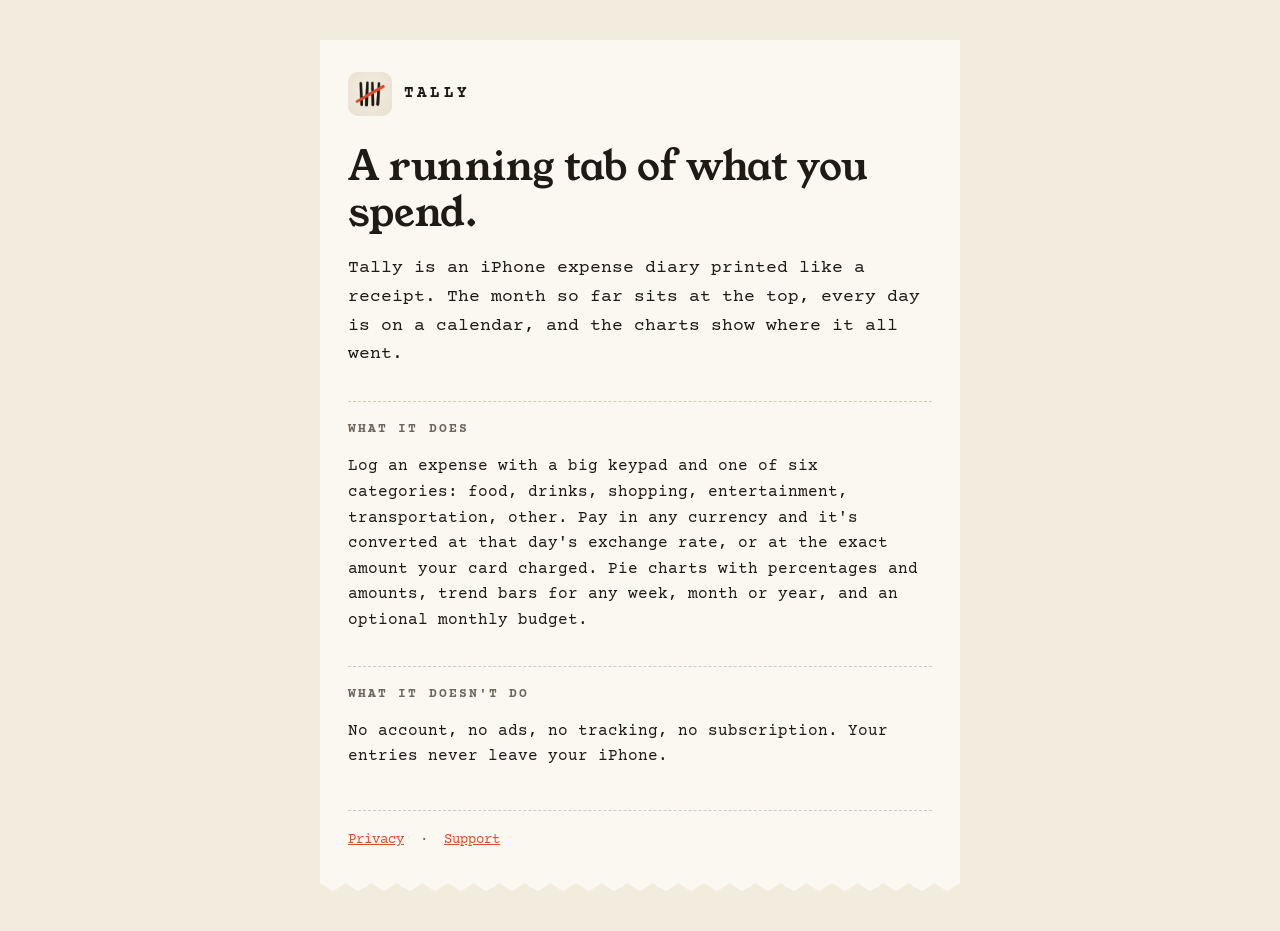
<file: index.html>
<!doctype html>
<html lang="en">
<head>
<meta charset="utf-8">
<meta name="viewport" content="width=device-width, initial-scale=1">
<title>Tally: Daily Spending</title>
<meta name="description" content="A running tab of what you spend, day by day, in any currency. No account, no ads.">
<link rel="icon" href="assets/icon.png">
<link rel="stylesheet" href="assets/site.css">
</head>
<body>
<main>
  <header><img src="assets/icon.png" alt=""><a href="./">Tally</a></header>
  <h1>A running tab of what you spend.</h1>
  <p class="lede">Tally is an iPhone expense diary printed like a receipt. The month so far sits at the top, every day is on a calendar, and the charts show where it all went.</p>
  <h2>What it does</h2>
  <p>Log an expense with a big keypad and one of six categories: food, drinks, shopping, entertainment, transportation, other. Pay in any currency and it's converted at that day's exchange rate, or at the exact amount your card charged. Pie charts with percentages and amounts, trend bars for any week, month or year, and an optional monthly budget.</p>
  <h2>What it doesn't do</h2>
  <p>No account, no ads, no tracking, no subscription. Your entries never leave your iPhone.</p>
  <footer><a href="privacy/">Privacy</a> &nbsp;·&nbsp; <a href="support/">Support</a></footer>
</main>
</body>
</html>
</file>
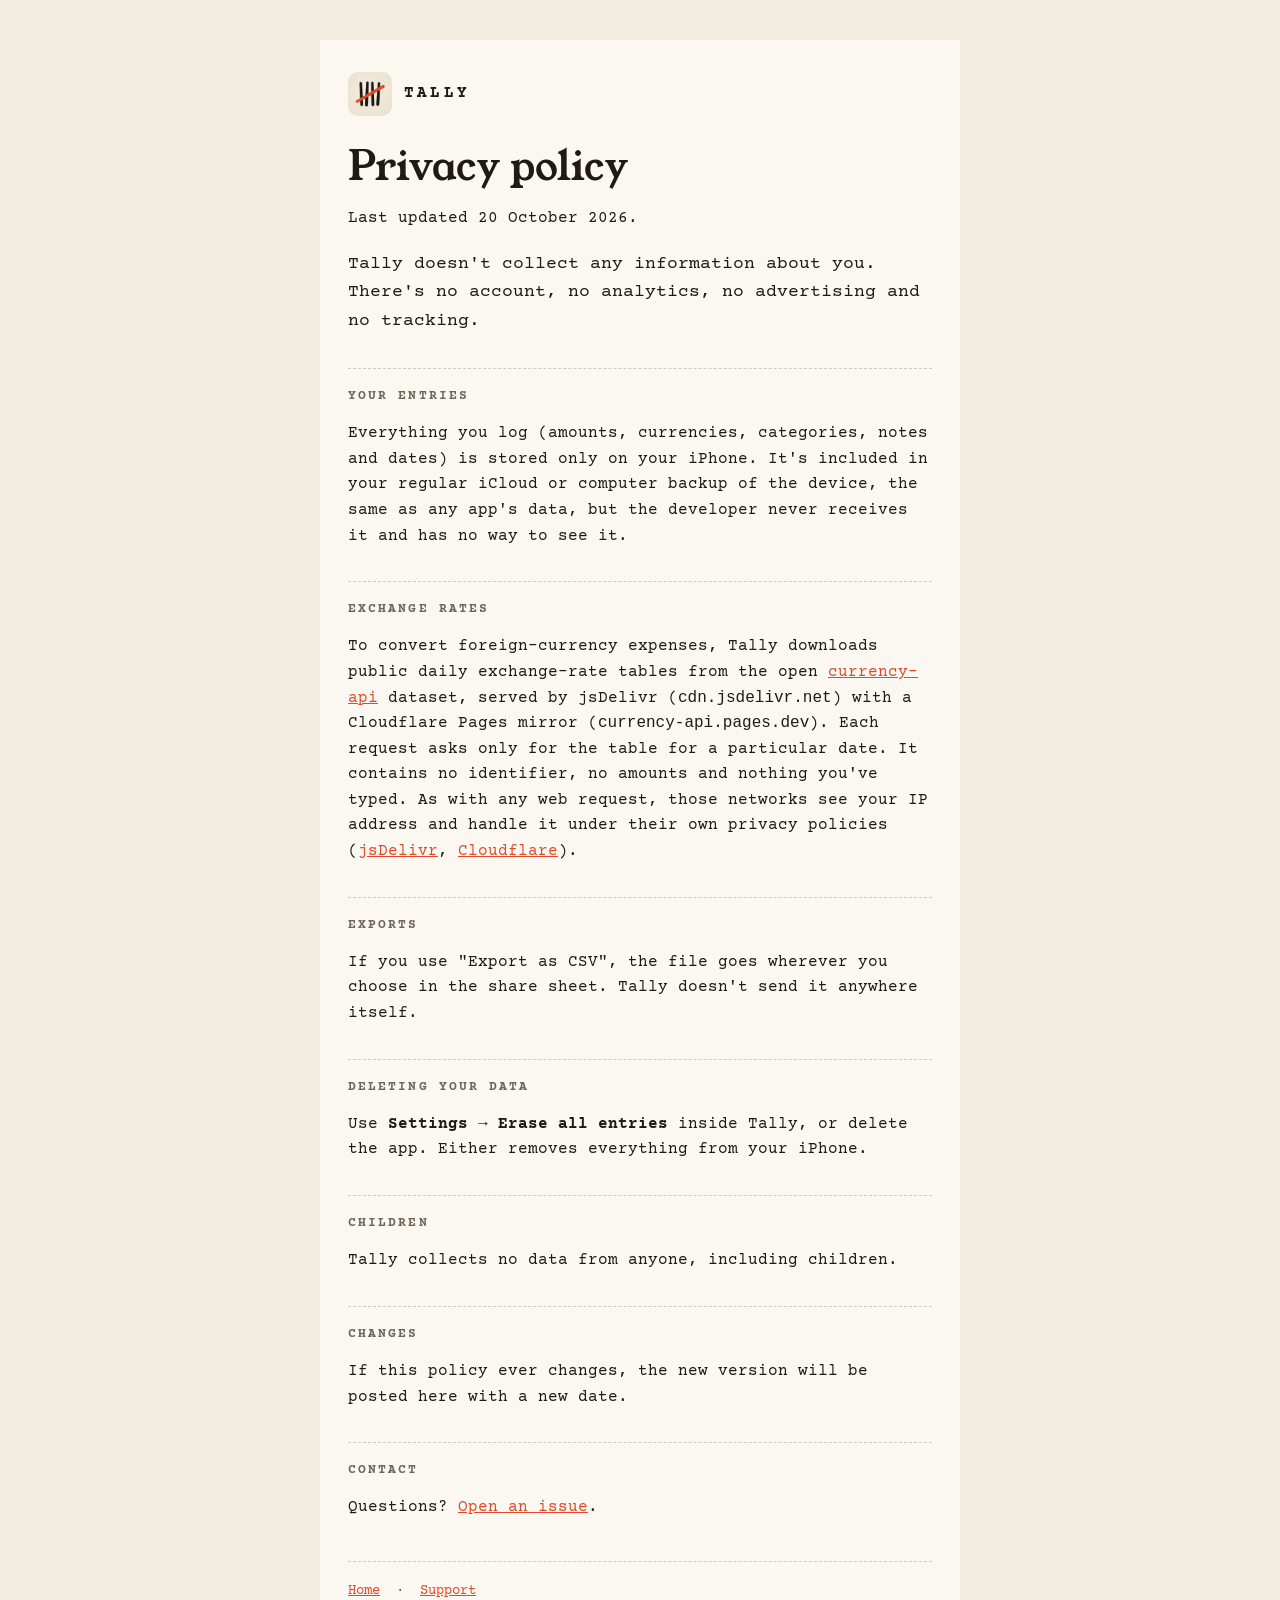
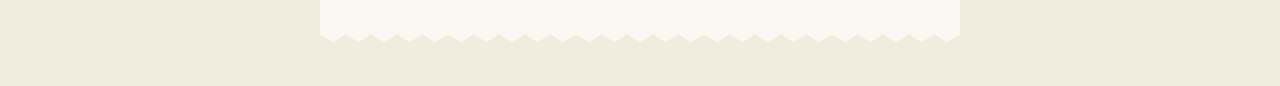
<file: privacy/index.html>
<!doctype html>
<html lang="en">
<head>
<meta charset="utf-8">
<meta name="viewport" content="width=device-width, initial-scale=1">
<title>Privacy · Tally</title>
<link rel="icon" href="../assets/icon.png">
<link rel="stylesheet" href="../assets/site.css">
</head>
<body>
<main>
  <header><img src="../assets/icon.png" alt=""><a href="../">Tally</a></header>
  <h1>Privacy policy</h1>
  <p>Last updated 20 October 2026.</p>
  <p class="lede">Tally doesn't collect any information about you. There's no account, no analytics, no advertising and no tracking.</p>

  <h2>Your entries</h2>
  <p>Everything you log (amounts, currencies, categories, notes and dates) is stored only on your iPhone. It's included in your regular iCloud or computer backup of the device, the same as any app's data, but the developer never receives it and has no way to see it.</p>

  <h2>Exchange rates</h2>
  <p>To convert foreign-currency expenses, Tally downloads public daily exchange-rate tables from the open <a href="https://github.com/fawazahmed0/exchange-api">currency-api</a> dataset, served by jsDelivr (<code>cdn.jsdelivr.net</code>) with a Cloudflare Pages mirror (<code>currency-api.pages.dev</code>). Each request asks only for the table for a particular date. It contains no identifier, no amounts and nothing you've typed. As with any web request, those networks see your IP address and handle it under their own privacy policies (<a href="https://www.jsdelivr.com/terms/privacy-policy-jsdelivr-net">jsDelivr</a>, <a href="https://www.cloudflare.com/privacypolicy/">Cloudflare</a>).</p>

  <h2>Exports</h2>
  <p>If you use "Export as CSV", the file goes wherever you choose in the share sheet. Tally doesn't send it anywhere itself.</p>

  <h2>Deleting your data</h2>
  <p>Use <strong>Settings → Erase all entries</strong> inside Tally, or delete the app. Either removes everything from your iPhone.</p>

  <h2>Children</h2>
  <p>Tally collects no data from anyone, including children.</p>

  <h2>Changes</h2>
  <p>If this policy ever changes, the new version will be posted here with a new date.</p>

  <h2>Contact</h2>
  <p>Questions? <a href="https://github.com/joongsukkie/tally/issues/new">Open an issue</a>.</p>

  <footer><a href="../">Home</a> &nbsp;·&nbsp; <a href="../support/">Support</a></footer>
</main>
</body>
</html>
</file>
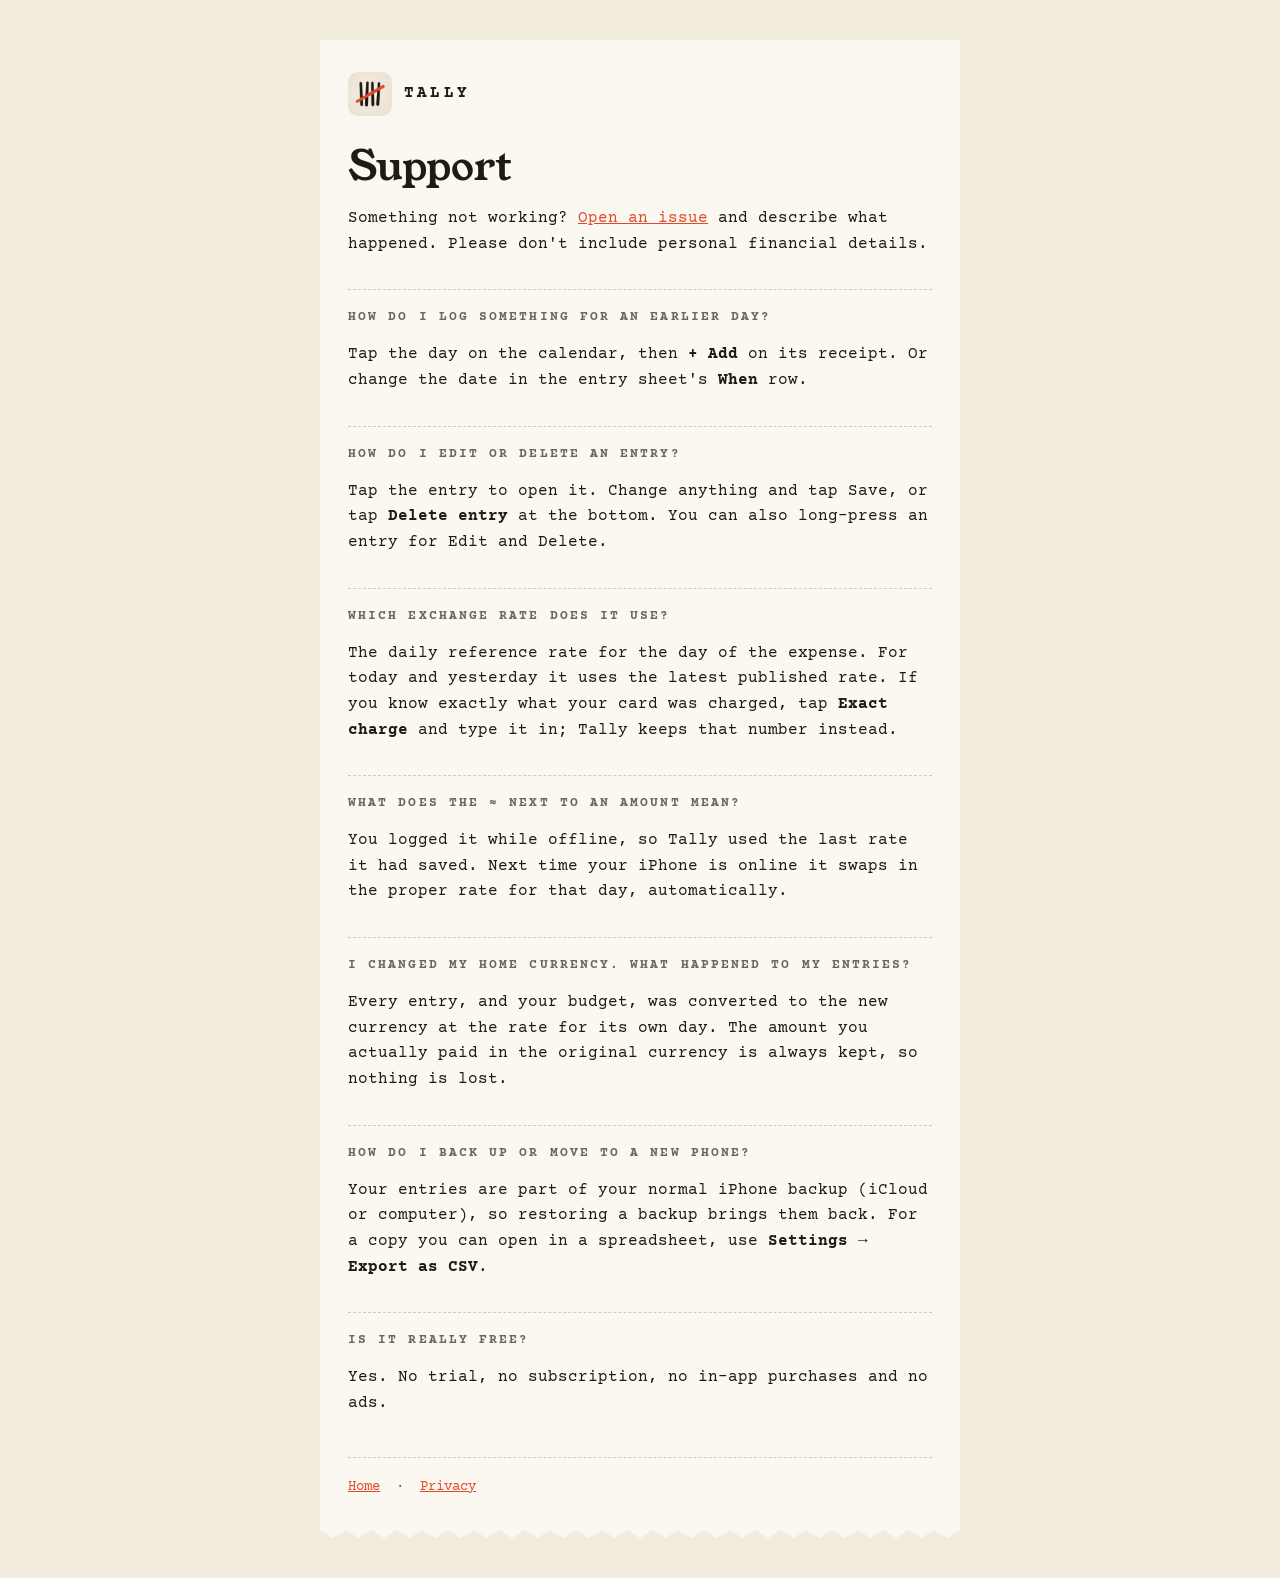
<file: support/index.html>
<!doctype html>
<html lang="en">
<head>
<meta charset="utf-8">
<meta name="viewport" content="width=device-width, initial-scale=1">
<title>Support · Tally</title>
<link rel="icon" href="../assets/icon.png">
<link rel="stylesheet" href="../assets/site.css">
</head>
<body>
<main>
  <header><img src="../assets/icon.png" alt=""><a href="../">Tally</a></header>
  <h1>Support</h1>
  <p>Something not working? <a href="https://github.com/joongsukkie/tally/issues/new">Open an issue</a> and describe what happened. Please don't include personal financial details.</p>

  <h2>How do I log something for an earlier day?</h2>
  <p>Tap the day on the calendar, then <strong>+ Add</strong> on its receipt. Or change the date in the entry sheet's <strong>When</strong> row.</p>

  <h2>How do I edit or delete an entry?</h2>
  <p>Tap the entry to open it. Change anything and tap Save, or tap <strong>Delete entry</strong> at the bottom. You can also long-press an entry for Edit and Delete.</p>

  <h2>Which exchange rate does it use?</h2>
  <p>The daily reference rate for the day of the expense. For today and yesterday it uses the latest published rate. If you know exactly what your card was charged, tap <strong>Exact charge</strong> and type it in; Tally keeps that number instead.</p>

  <h2>What does the ≈ next to an amount mean?</h2>
  <p>You logged it while offline, so Tally used the last rate it had saved. Next time your iPhone is online it swaps in the proper rate for that day, automatically.</p>

  <h2>I changed my home currency. What happened to my entries?</h2>
  <p>Every entry, and your budget, was converted to the new currency at the rate for its own day. The amount you actually paid in the original currency is always kept, so nothing is lost.</p>

  <h2>How do I back up or move to a new phone?</h2>
  <p>Your entries are part of your normal iPhone backup (iCloud or computer), so restoring a backup brings them back. For a copy you can open in a spreadsheet, use <strong>Settings → Export as CSV</strong>.</p>

  <h2>Is it really free?</h2>
  <p>Yes. No trial, no subscription, no in-app purchases and no ads.</p>

  <footer><a href="../">Home</a> &nbsp;·&nbsp; <a href="../privacy/">Privacy</a></footer>
</main>
</body>
</html>
</file>
<file: assets/site.css>
@font-face { font-family: "Young Serif"; src: url("YoungSerif-Regular.ttf") format("truetype"); font-display: swap; }
@font-face { font-family: "Courier Prime"; src: url("CourierPrime-Regular.ttf") format("truetype"); font-display: swap; }
@font-face { font-family: "Courier Prime"; font-weight: 700; src: url("CourierPrime-Bold.ttf") format("truetype"); font-display: swap; }
:root { --paper: #F2ECDF; --card: #FBF8F1; --ink: #1F1A14; --soft: #6E665A; --rule: #D3CAB8; --stamp: #E04A2B; }
@media (prefers-color-scheme: dark) { :root { --paper: #1A1814; --card: #24211C; --ink: #EDE6D6; --soft: #A59D8D; --rule: #3B362D; --stamp: #F2643F; } }
* { box-sizing: border-box; }
body { margin: 0; background: var(--paper); color: var(--ink); font: 16px/1.6 "Courier Prime", ui-monospace, Menlo, monospace; }
main { max-width: 640px; margin: 40px auto; padding: 32px 28px 40px; background: var(--card);
  clip-path: polygon(0 0, 100% 0, 100% calc(100% - 8px), 98% 100%, 96% calc(100% - 8px), 94% 100%, 92% calc(100% - 8px), 90% 100%, 88% calc(100% - 8px), 86% 100%, 84% calc(100% - 8px), 82% 100%, 80% calc(100% - 8px), 78% 100%, 76% calc(100% - 8px), 74% 100%, 72% calc(100% - 8px), 70% 100%, 68% calc(100% - 8px), 66% 100%, 64% calc(100% - 8px), 62% 100%, 60% calc(100% - 8px), 58% 100%, 56% calc(100% - 8px), 54% 100%, 52% calc(100% - 8px), 50% 100%, 48% calc(100% - 8px), 46% 100%, 44% calc(100% - 8px), 42% 100%, 40% calc(100% - 8px), 38% 100%, 36% calc(100% - 8px), 34% 100%, 32% calc(100% - 8px), 30% 100%, 28% calc(100% - 8px), 26% 100%, 24% calc(100% - 8px), 22% 100%, 20% calc(100% - 8px), 18% 100%, 16% calc(100% - 8px), 14% 100%, 12% calc(100% - 8px), 10% 100%, 8% calc(100% - 8px), 6% 100%, 4% calc(100% - 8px), 2% 100%, 0 calc(100% - 8px)); }
@media (max-width: 680px) { main { margin: 0; min-height: 100vh; padding: 28px 18px 40px; } }
header { display: flex; align-items: center; gap: 12px; margin-bottom: 28px; }
header img { width: 44px; height: 44px; border-radius: 10px; }
header a { font-weight: 700; letter-spacing: .2em; text-transform: uppercase; color: var(--ink); text-decoration: none; }
h1 { font: 400 40px/1.15 "Young Serif", Georgia, serif; margin: 0 0 16px; }
h2 { font: 700 13px/1.4 "Courier Prime", monospace; letter-spacing: .16em; text-transform: uppercase; color: var(--soft); margin: 32px 0 6px; padding-top: 18px; border-top: 1px dashed var(--rule); }
a { color: var(--stamp); }
.lede { font-size: 18px; }
footer { margin-top: 40px; padding-top: 18px; border-top: 1px dashed var(--rule); font-size: 14px; color: var(--soft); }
</file>
